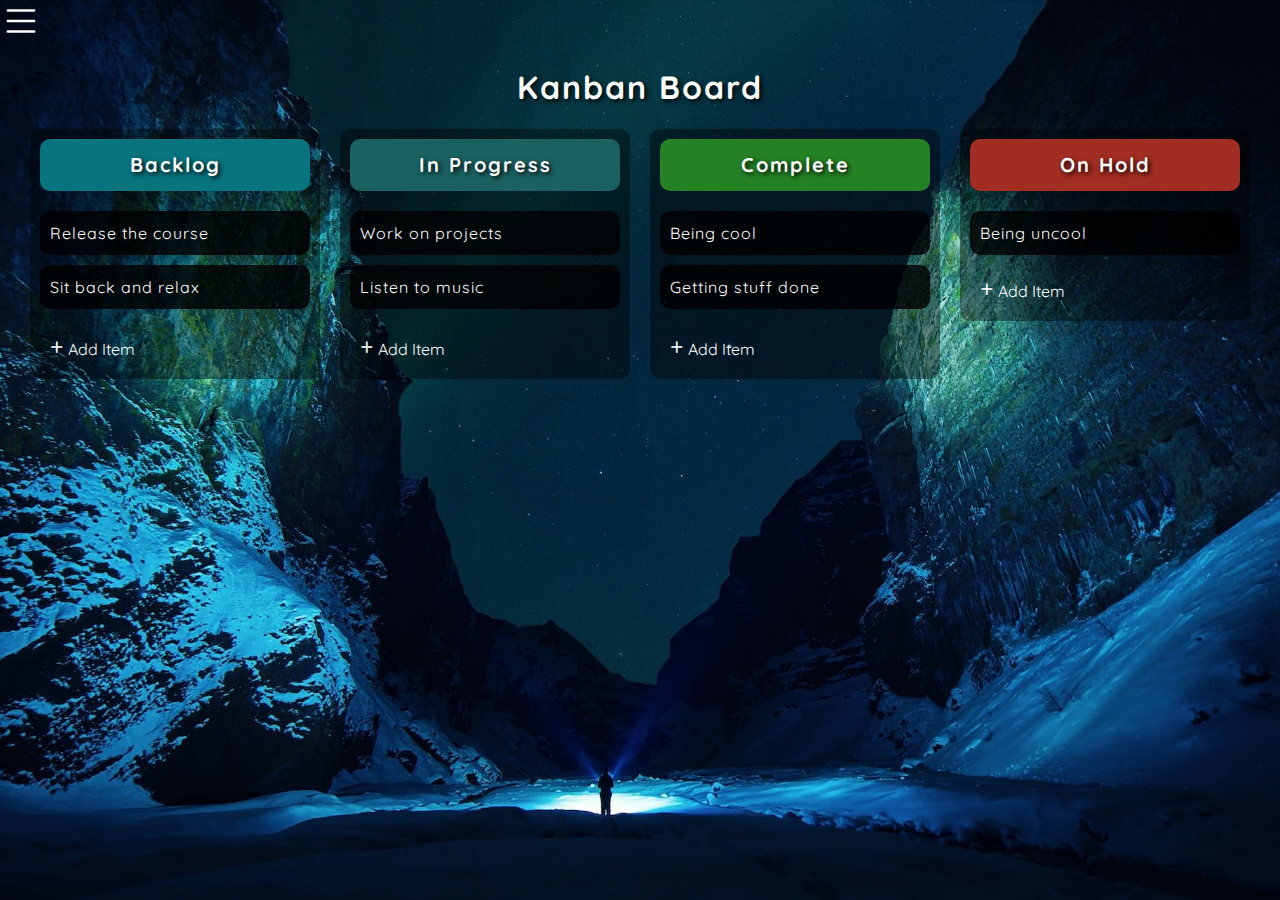
<file: kanban.html>
<!DOCTYPE html>
<html lang="en">
<head>
    <meta charset="UTF-8">
    <meta name="viewport" content="width=device-width, initial-scale=1.0">
    <title>Kanban Drag and Drop</title>
    <link rel="icon" type="image/png" href="favicon.png">
    <link rel="stylesheet" href="kanbanstyle.css">
</head>
<body>
    <div id="mySidenav" class="sidenav">
    <a href="javascript:void(0)" class="closebtn" onclick="closeNav()">&times;</a>
    <a href="index.html">Home</a>
    <a href="WelcomePage.html">Welcome</a>
    <a href="AboutPage.html">About</a>
    <a href="ServicesPage.html">Services</a>
    <a href="ProjectsPage.html">Projects</a>
    <a href="ClientPage.html">Clients</a>
    <a href="ContactPage.html">Contact</a>
    <a href="FeaturesPage.html">Features</a>
    <a href="GradientsPage.html">Gradients</a>
    <a href="kanban.html">Kanban</a>
    <a href="quotegenerator.html">Quote Generator</a> 
  </div>
  <!-- An element/icon to open the sidenav -->
  <span title="Menu" id="navmenuIcon" onclick="openNav()">
    <svg xmlns="http://www.w3.org/2000/svg" width="42" height="42" fill="currentColor" class="bi bi-list"
      viewBox="0 0 16 16">
      <path fill-rule="evenodd"
        d="M2.5 12a.5.5 0 0 1 .5-.5h10a.5.5 0 0 1 0 1H3a.5.5 0 0 1-.5-.5zm0-4a.5.5 0 0 1 .5-.5h10a.5.5 0 0 1 0 1H3a.5.5 0 0 1-.5-.5zm0-4a.5.5 0 0 1 .5-.5h10a.5.5 0 0 1 0 1H3a.5.5 0 0 1-.5-.5z" />
    </svg>
  </span>
    <h1 class="main-title">Kanban Board</h1>
    <div class="drag-container">
        <ul class="drag-list">
            <!-- Backlog Column -->
            <li class="drag-column backlog-column">
                <span class="header">
                    <h1>Backlog</h1>
                </span>
                <!-- Backlog Content -->
                <div id="backlog-content" class="custom-scroll">
                    <ul class="drag-item-list" id="backlog-list" ondrop="drop(event)" ondragover="allowDrop(event)" ondragenter="dragEnter(0)"></ul>
                </div>
                <!-- Add Button Group -->
                <div class="add-btn-group">
                    <div class="add-btn" onclick="showInputBox(0)">
                        <span class="plus-sign">+</span>
                        <span>Add Item</span>
                    </div>
                    <div class="add-btn solid" onclick="hideInputBox(0)">
                        <span>Save Item</span>
                    </div>
                </div>
                <div class="add-container">
                    <div class="add-item" contenteditable="true"></div>
                </div>
            </li>
            <!-- Progress Column -->
            <li class="drag-column progress-column">
                <span class="header">
                    <h1>In Progress</h1>
                </span>
                <!-- Progress Content -->
                <div id="progress-content" class="custom-scroll">
                    <ul class="drag-item-list" id="progress-list" ondrop="drop(event)" ondragover="allowDrop(event)" ondragenter="dragEnter(1)"></ul>
                </div>
                <!-- Add Button Group -->
                <div class="add-btn-group">
                    <div class="add-btn" onclick="showInputBox(1)">
                        <span class="plus-sign">+</span>
                        <span>Add Item</span>
                    </div>
                    <div class="add-btn solid" onclick="hideInputBox(1)">
                        <span>Save Item</span>
                    </div>
                </div>
                <div class="add-container">
                    <div class="add-item" contenteditable="true"></div>
                </div>
            </li>
            <!-- Complete Column -->
            <li class="drag-column complete-column">
                <span class="header">
                    <h1>Complete</h1>
                </span>
                <!-- Complete Content -->
                <div id="complete-content" class="custom-scroll">
                    <ul class="drag-item-list" id="complete-list" ondrop="drop(event)" ondragover="allowDrop(event)" ondragenter="dragEnter(2)"></ul>
                </div>
                <!-- Add Button Group -->
                <div class="add-btn-group">
                    <div class="add-btn" onclick="showInputBox(2)">
                        <span class="plus-sign">+</span>
                        <span>Add Item</span>
                    </div>
                    <div class="add-btn solid" onclick="hideInputBox(2)">
                        <span>Save Item</span>
                    </div>
                </div>
                <div class="add-container">
                    <div class="add-item" contenteditable="true"></div>
                </div>
            </li>
            <!-- On Hold Column -->
            <li class="drag-column on-hold-column">
                <span class="header">
                    <h1>On Hold</h1>
                </span>
                <!-- On Hold Content -->
                <div id="on-hold-content" class="custom-scroll">
                    <ul class="drag-item-list" id="on-hold-list" ondrop="drop(event)" ondragover="allowDrop(event)" ondragenter="dragEnter(3)"></ul>
                </div>
                <!-- Add Button Group -->
                <div class="add-btn-group">
                    <div class="add-btn" onclick="showInputBox(3)">
                        <span class="plus-sign">+</span>
                        <span>Add Item</span>
                    </div>
                    <div class="add-btn solid" onclick="hideInputBox(3)">
                        <span>Save Item</span>
                    </div>
                </div>
                <div class="add-container">
                    <div class="add-item" contenteditable="true"></div>
                </div>
            </li>
        </ul>
    </div>
    <!-- Script -->
    <script src="kanbanscript.js"></script>
    <style>
/* The side navigation menu */
.sidenav {
    height: 100%; /* 100% Full-height */
    width: 0; /* 0 width - change this with JavaScript */
    position: fixed; /* Stay in place */
    z-index: 1; /* Stay on top */
    top: 0; /* Stay at the top */
    left: 0;
    background-color: #111; /* Black*/
    overflow-x: hidden; /* Disable horizontal scroll */
    padding-top: 60px; /* Place content 60px from the top */
    transition: 0.5s; /* 0.5 second transition effect to slide in the sidenav */
  }
  
  /* The navigation menu links */
  .sidenav a {
    padding: 8px 8px 8px 32px;
    text-decoration: none;
    font-size: 25px;
    color: #818181;
    display: block;
    transition: 0.3s;
  }
  
  /* When you mouse over the navigation links, change their color */
  .sidenav a:hover {
    color: #f1f1f1;
  }
  
  /* Position and style the close button (top right corner) */
  .sidenav .closebtn {
    position: absolute;
    top: 0;
    right: 25px;
    font-size: 36px;
    margin-left: 50px;
  }
  
  /* Style page content - use this if you want to push the page content to the right when you open the side navigation */
  #main {
    transition: margin-left .5s;
    padding: 20px;
  }
  
  /* On smaller screens, where height is less than 450px, change the style of the sidenav (less padding and a smaller font size) */
  @media screen and (max-height: 450px) {
    .sidenav {padding-top: 15px;}
    .sidenav a {font-size: 18px;}
  }

</style>
<script>
  /* Set the width of the side navigation to 250px */
  function openNav() {
    document.getElementById("mySidenav").style.width = "250px";
  }

  /* Set the width of the side navigation to 0 */
  function closeNav() {
    document.getElementById("mySidenav").style.width = "0";
  }
</script>
</body>
</html>
</file>
<file: kanbanstyle.css>
@import url("https://fonts.googleapis.com/css?family=Quicksand&display=swap");

html {
  box-sizing: border-box;
}

:root {
  --column-1: #07747e;
  --column-2: #1b6161;
  --column-3: #248224;
  --column-4: #a22d22;
}

body {
  margin: 0;
  background: url("./nightMountain2.jpg");
  background-size: cover;
  background-position: 50% 60%;
  background-attachment: fixed;
  color: white;
  font-family: Quicksand, sans-serif;
  overflow-y: hidden;
}

h1 {
  letter-spacing: 2px;
  text-shadow: 2px 2px 5px black;
}

.main-title {
  text-align: center;
  font-size: 3rem;
}

ul {
  list-style-type: none;
  margin: 0;
  padding: 0;
}

.drag-container {
  margin: 20px;
}

.drag-list {
  display: flex;
  align-items: flex-start;
}

/* Columns */
.drag-column {
  flex: 1;
  margin: 0 10px;
  position: relative;
  background-color: rgba(0, 0, 0, 0.4);
  border-radius: 10px;
  overflow-x: hidden;
}

.backlog-column .header,
.backlog-column .solid,
.backlog-column .solid:hover,
.backlog-column .over {
  background-color: var(--column-1);
}

.progress-column .header,
.progress-column .solid,
.progress-column .solid:hover,
.progress-column .over {
  background-color: var(--column-2);
}

.complete-column .header,
.complete-column .solid,
.complete-column .solid:hover,
.complete-column .over {
  background-color: var(--column-3);
}

.on-hold-column .header,
.on-hold-column .solid,
.on-hold-column .solid:hover,
.on-hold-column .over {
  background-color: var(--column-4);
}

/* Custom Scrollbar */
.custom-scroll {
  overflow-y: auto;
  max-height: 52vh;
}

.custom-scroll::-webkit-scrollbar-track {
  box-shadow: inset 0 0 6px rgba(0, 0, 0, 0.4);
  border-radius: 10px;
  background-color: rgba(255, 255, 255, 0.3);
  margin-right: 5px;
}

.custom-scroll::-webkit-scrollbar {
  width: 10px;
}

.custom-scroll::-webkit-scrollbar-thumb {
  border-radius: 10px;
  box-shadow: inset 0 0 6px rgba(0, 0, 0, 0.3);
  background-color: rgba(0, 0, 0, 0.8);
}

.header {
  display: flex;
  justify-content: center;
  border-radius: 10px;
  margin: 10px;
}

.header h1 {
  font-size: 1.25rem;
}

/* Drag and Drop */
.over {
  padding: 50px 10px;
}

.drag-item-list {
  min-height: 50px;
}

.drag-item {
  margin: 10px;
  padding: 10px;
  height: fit-content;
  background-color: rgba(0, 0, 0, 0.8);
  border-radius: 10px;
  line-height: 1.5rem;
  letter-spacing: 1px;
  cursor: pointer;
}

.drag-item:focus {
  outline: none;
  background-color: white;
  color: black;
}

/* Add Button Group */
.add-btn-group {
  display: flex;
  justify-content: space-between;
}

.add-btn {
  margin: 10px;
  padding: 5px 10px;
  display: flex;
  align-items: center;
  cursor: pointer;
  width: fit-content;
  border-radius: 5px;
  transition: all 0.3s ease-in;
  user-select: none;
}

.add-btn:hover {
  background-color: rgba(255, 255, 255, 0.9);
  color: black;
}

.add-btn:active {
  transform: scale(0.97);
}

.solid {
  display: none;
}

.solid:hover {
  transition: unset;
  filter: brightness(95%);
  color: white;
}

.plus-sign {
  font-size: 1.5rem;
  margin-right: 5px;
  position: relative;
  top: -3px;
}

.add-container {
  margin: 10px;
  padding: 5px 10px;
  border-radius: 10px;
  background-color: rgba(255, 255, 255, 0.9);
  min-height: 100px;
  display: none;
}

.add-item {
  width: 100%;
  min-height: 100px;
  height: auto;
  background-color: white;
  border-radius: 10px;
  margin: 5px auto;
  resize: none;
  color: black;
  padding: 10px;
}

.add-item:focus {
  outline: none;
}

/* Media Query: Laptop */
@media screen and (max-width: 1800px) {
  .main-title {
    font-size: 2rem;
  }
}

/* Media Query: Large Smartphone (Vertical) */
@media screen and (max-width: 600px) {
  body {
    overflow-y: auto;
  }

  .drag-container {
    margin: 0;
  }

  .drag-list {
    display: block;
  }

  .drag-column {
    margin: 10px;
  }
}
</file>
